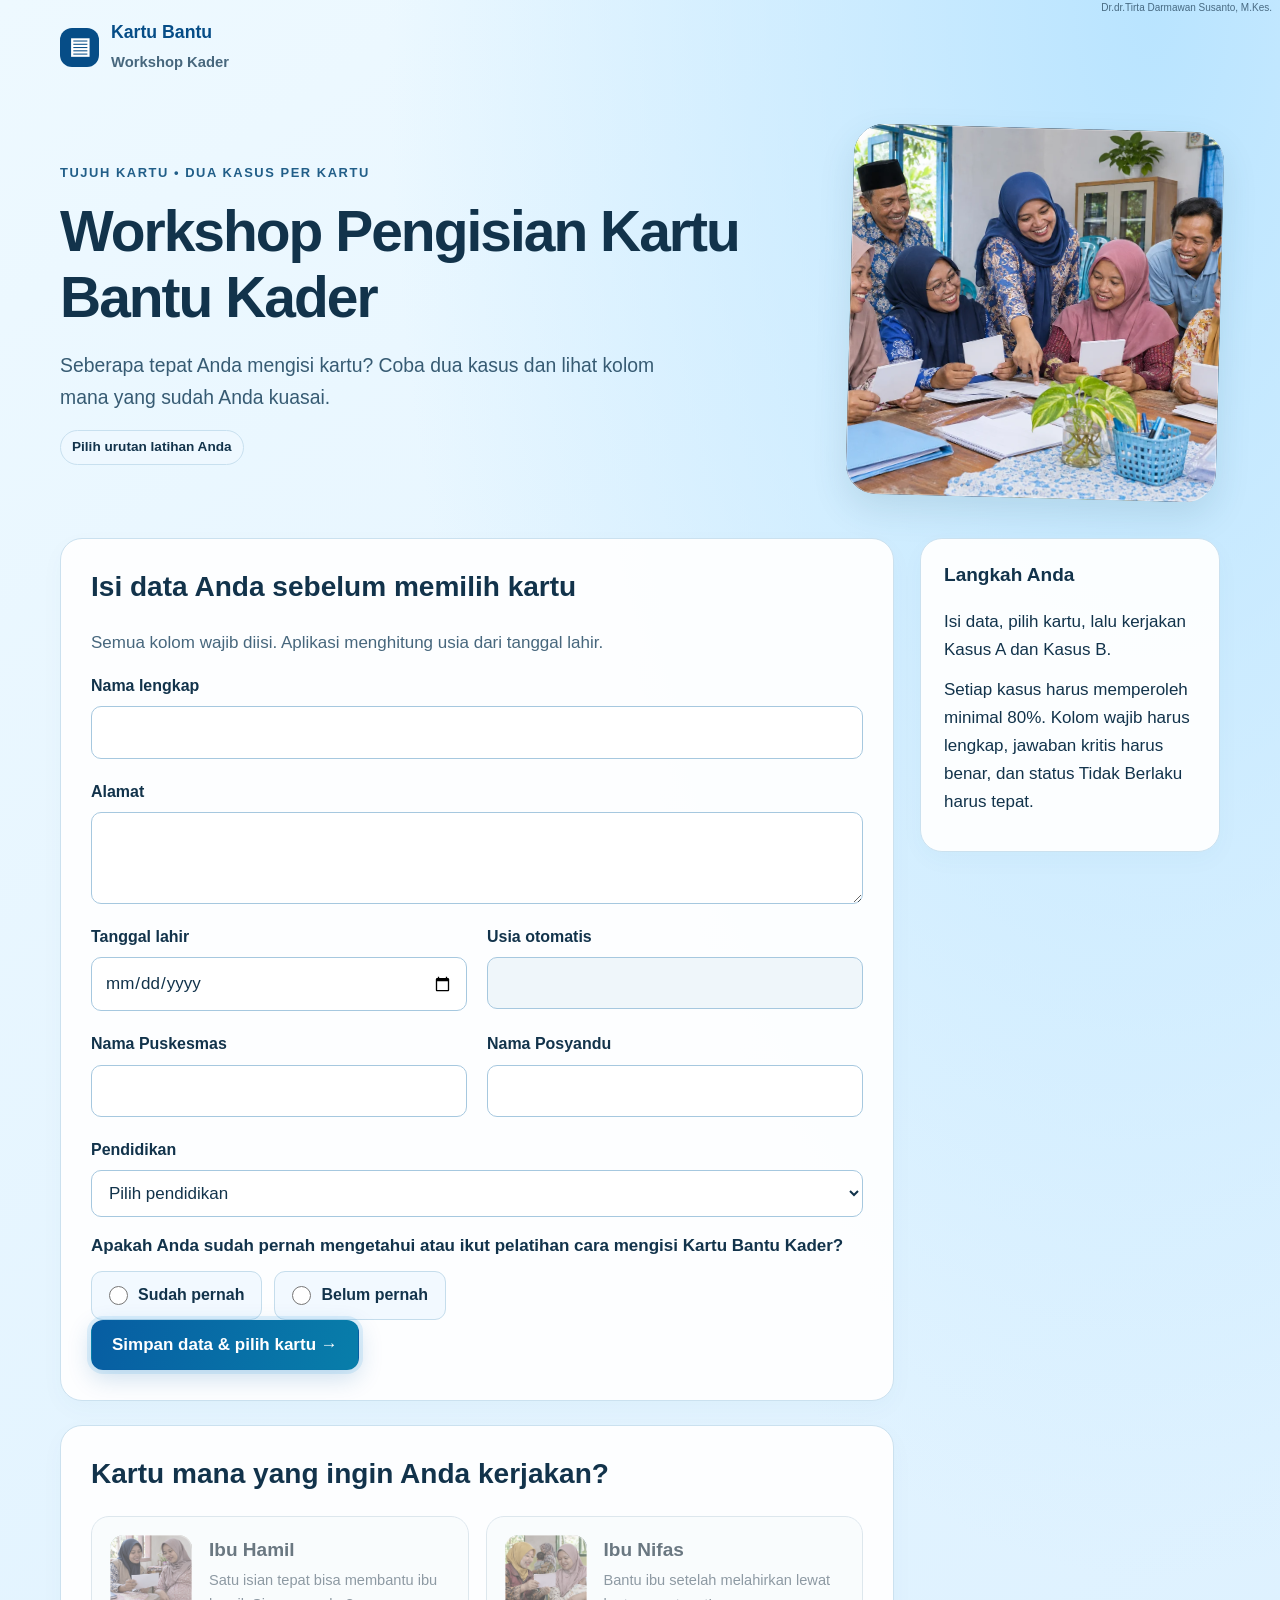
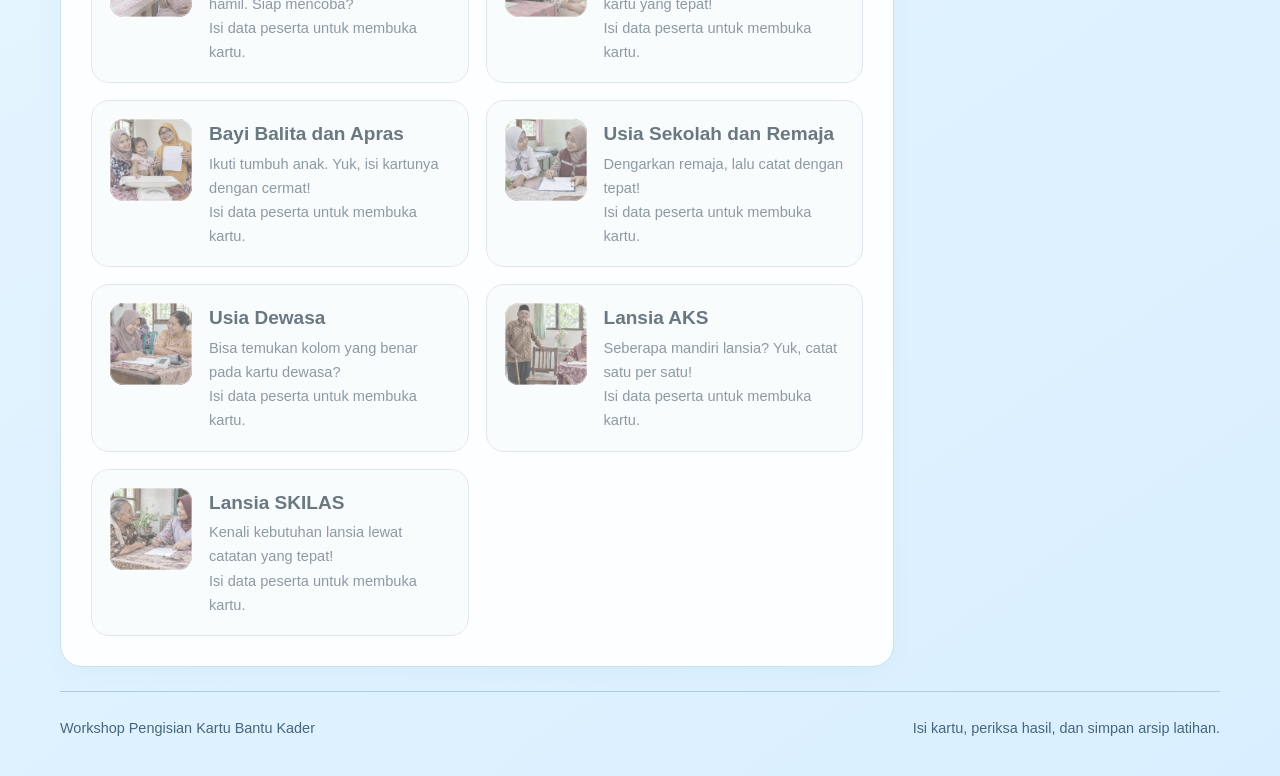
<file: index.html>
<!doctype html>
<html lang="id"><head><meta charset="utf-8"><meta name="viewport" content="width=device-width,initial-scale=1"><meta name="theme-color" content="#dff2ff"><title>Workshop Pengisian Kartu Bantu Kader</title><link rel="stylesheet" href="assets/style.css"><link rel="stylesheet" href="assets/workshop.css"><script defer src="assets/vendor/jszip.min.js"></script><script defer src="assets/content.js"></script><script defer src="assets/workshop-rubric.js"></script><script defer src="assets/workshop-core.js"></script><script defer src="assets/workshop-files.js"></script><script defer src="assets/workshop-store.js"></script><script defer src="assets/workshop-app.js"></script></head><body data-module="index"><div id="app"><div class="wrap"><section class="panel" style="margin-top:50px"><h1>Membuka Workshop…</h1><p>Tunggu sebentar.</p></section></div></div><noscript>Aktifkan JavaScript pada peramban untuk membuka Workshop.</noscript></body></html>
</file>
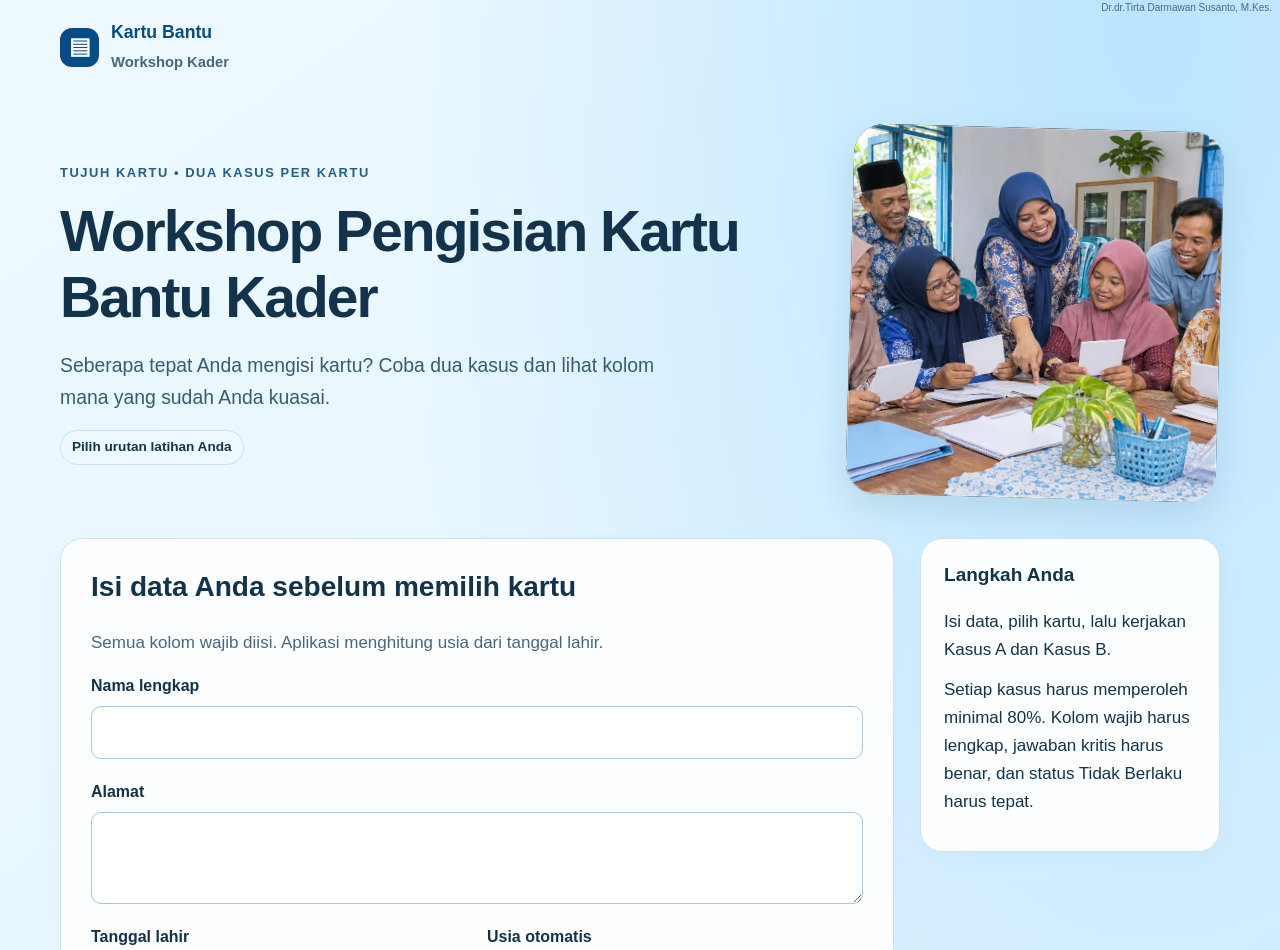
<file: m01-ibu-hamil.html>
<!doctype html>
<html lang="id"><head><meta charset="utf-8"><meta name="viewport" content="width=device-width,initial-scale=1"><meta name="theme-color" content="#dff2ff"><title>Workshop Pengisian Kartu Bantu Kader</title><link rel="stylesheet" href="assets/style.css"><link rel="stylesheet" href="assets/workshop.css"><script defer src="assets/vendor/jszip.min.js"></script><script defer src="assets/content.js"></script><script defer src="assets/workshop-rubric.js"></script><script defer src="assets/workshop-core.js"></script><script defer src="assets/workshop-files.js"></script><script defer src="assets/workshop-store.js"></script><script defer src="assets/workshop-app.js"></script></head><body data-module="M01"><div id="app"><div class="wrap"><section class="panel" style="margin-top:50px"><h1>Membuka Workshop…</h1><p>Tunggu sebentar.</p></section></div></div><noscript>Aktifkan JavaScript pada peramban untuk membuka Workshop.</noscript></body></html>
</file>
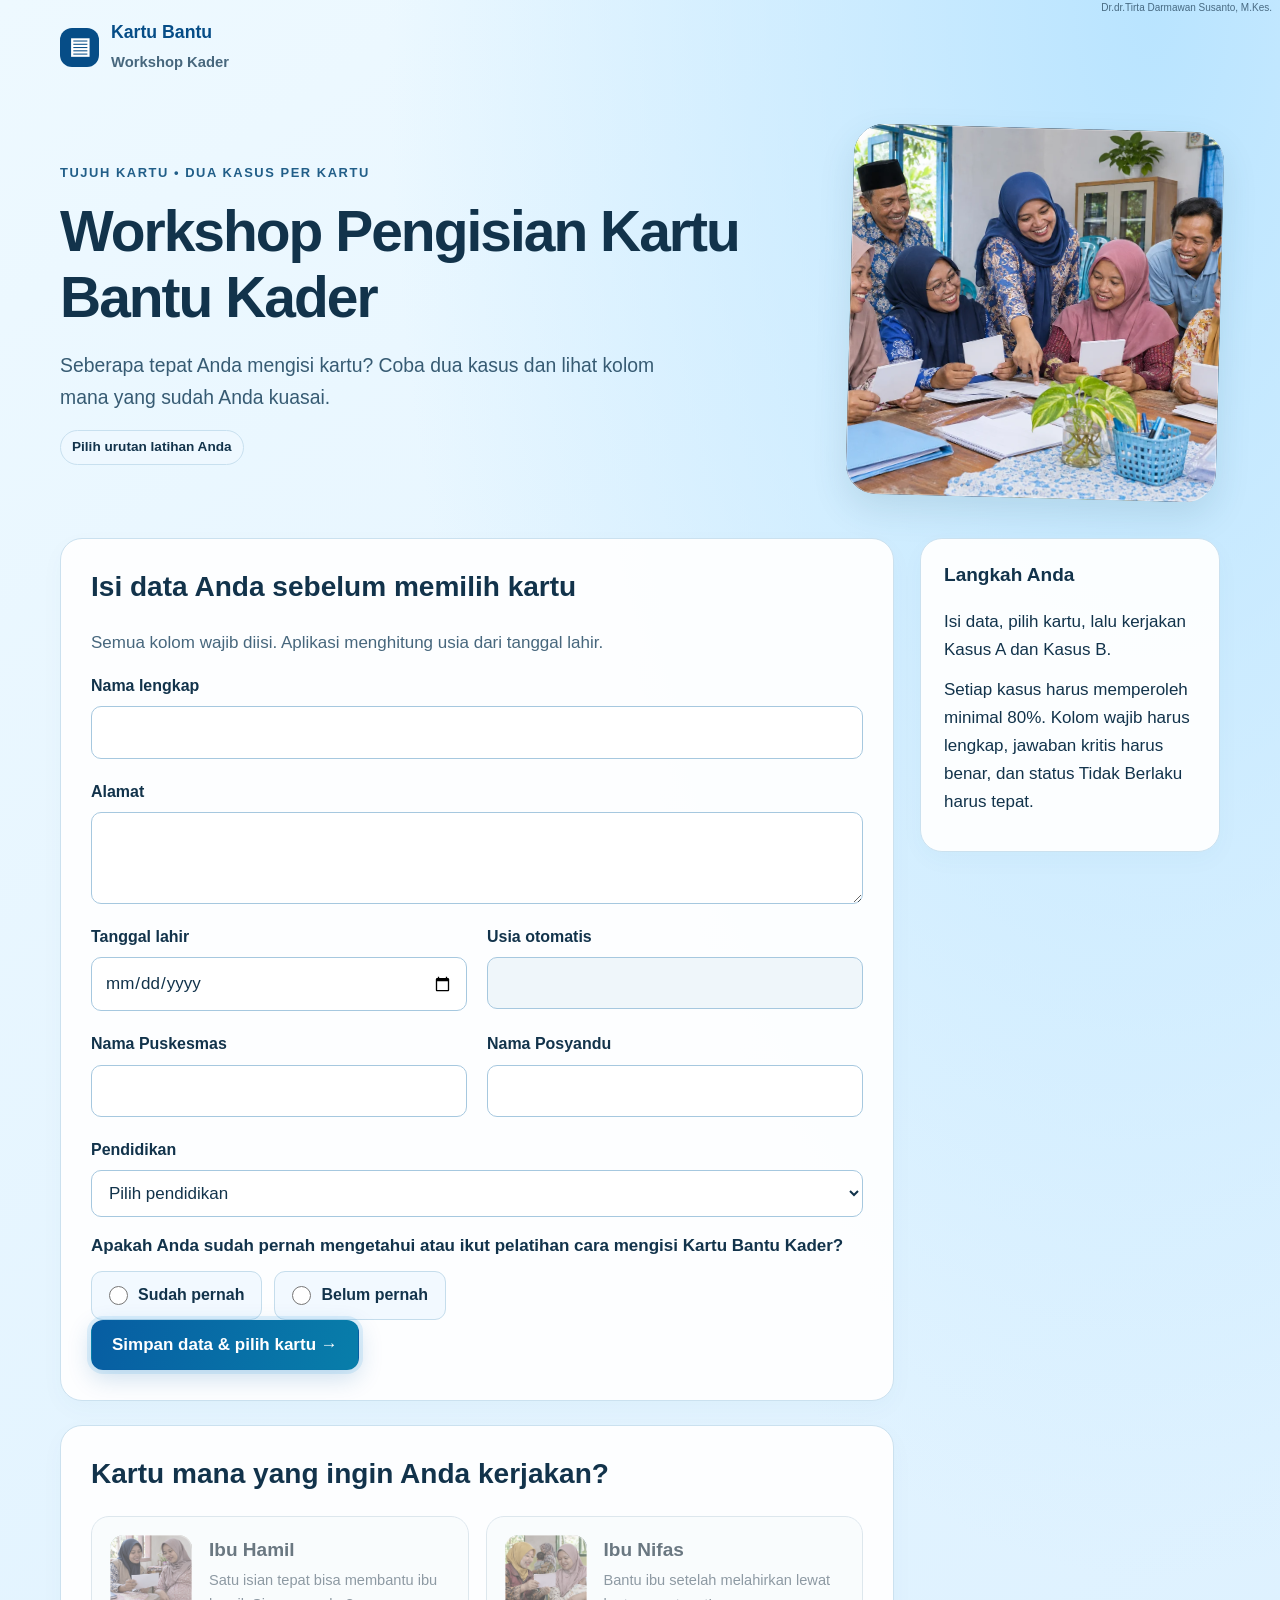
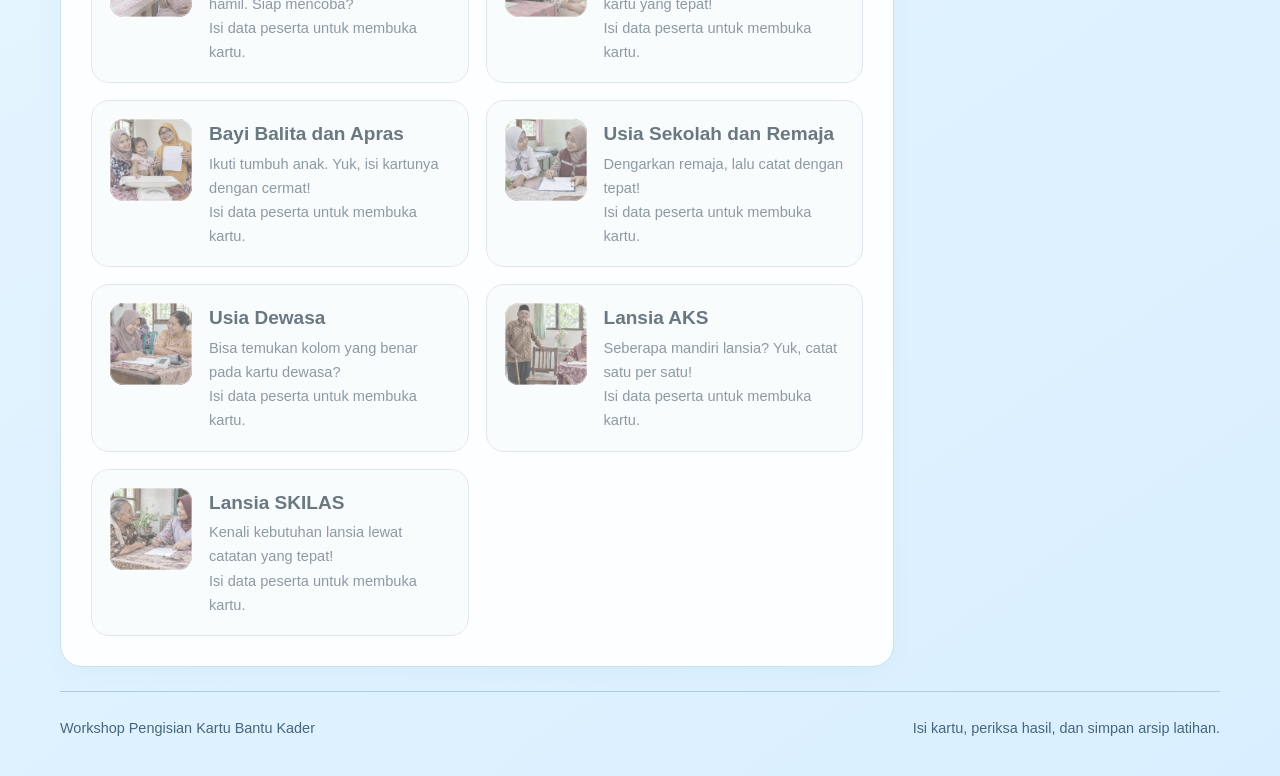
<file: m02-ibu-nifas.html>
<!doctype html>
<html lang="id"><head><meta charset="utf-8"><meta name="viewport" content="width=device-width,initial-scale=1"><meta name="theme-color" content="#dff2ff"><title>Workshop Pengisian Kartu Bantu Kader</title><link rel="stylesheet" href="assets/style.css"><link rel="stylesheet" href="assets/workshop.css"><script defer src="assets/vendor/jszip.min.js"></script><script defer src="assets/content.js"></script><script defer src="assets/workshop-rubric.js"></script><script defer src="assets/workshop-core.js"></script><script defer src="assets/workshop-files.js"></script><script defer src="assets/workshop-store.js"></script><script defer src="assets/workshop-app.js"></script></head><body data-module="M02"><div id="app"><div class="wrap"><section class="panel" style="margin-top:50px"><h1>Membuka Workshop…</h1><p>Tunggu sebentar.</p></section></div></div><noscript>Aktifkan JavaScript pada peramban untuk membuka Workshop.</noscript></body></html>
</file>
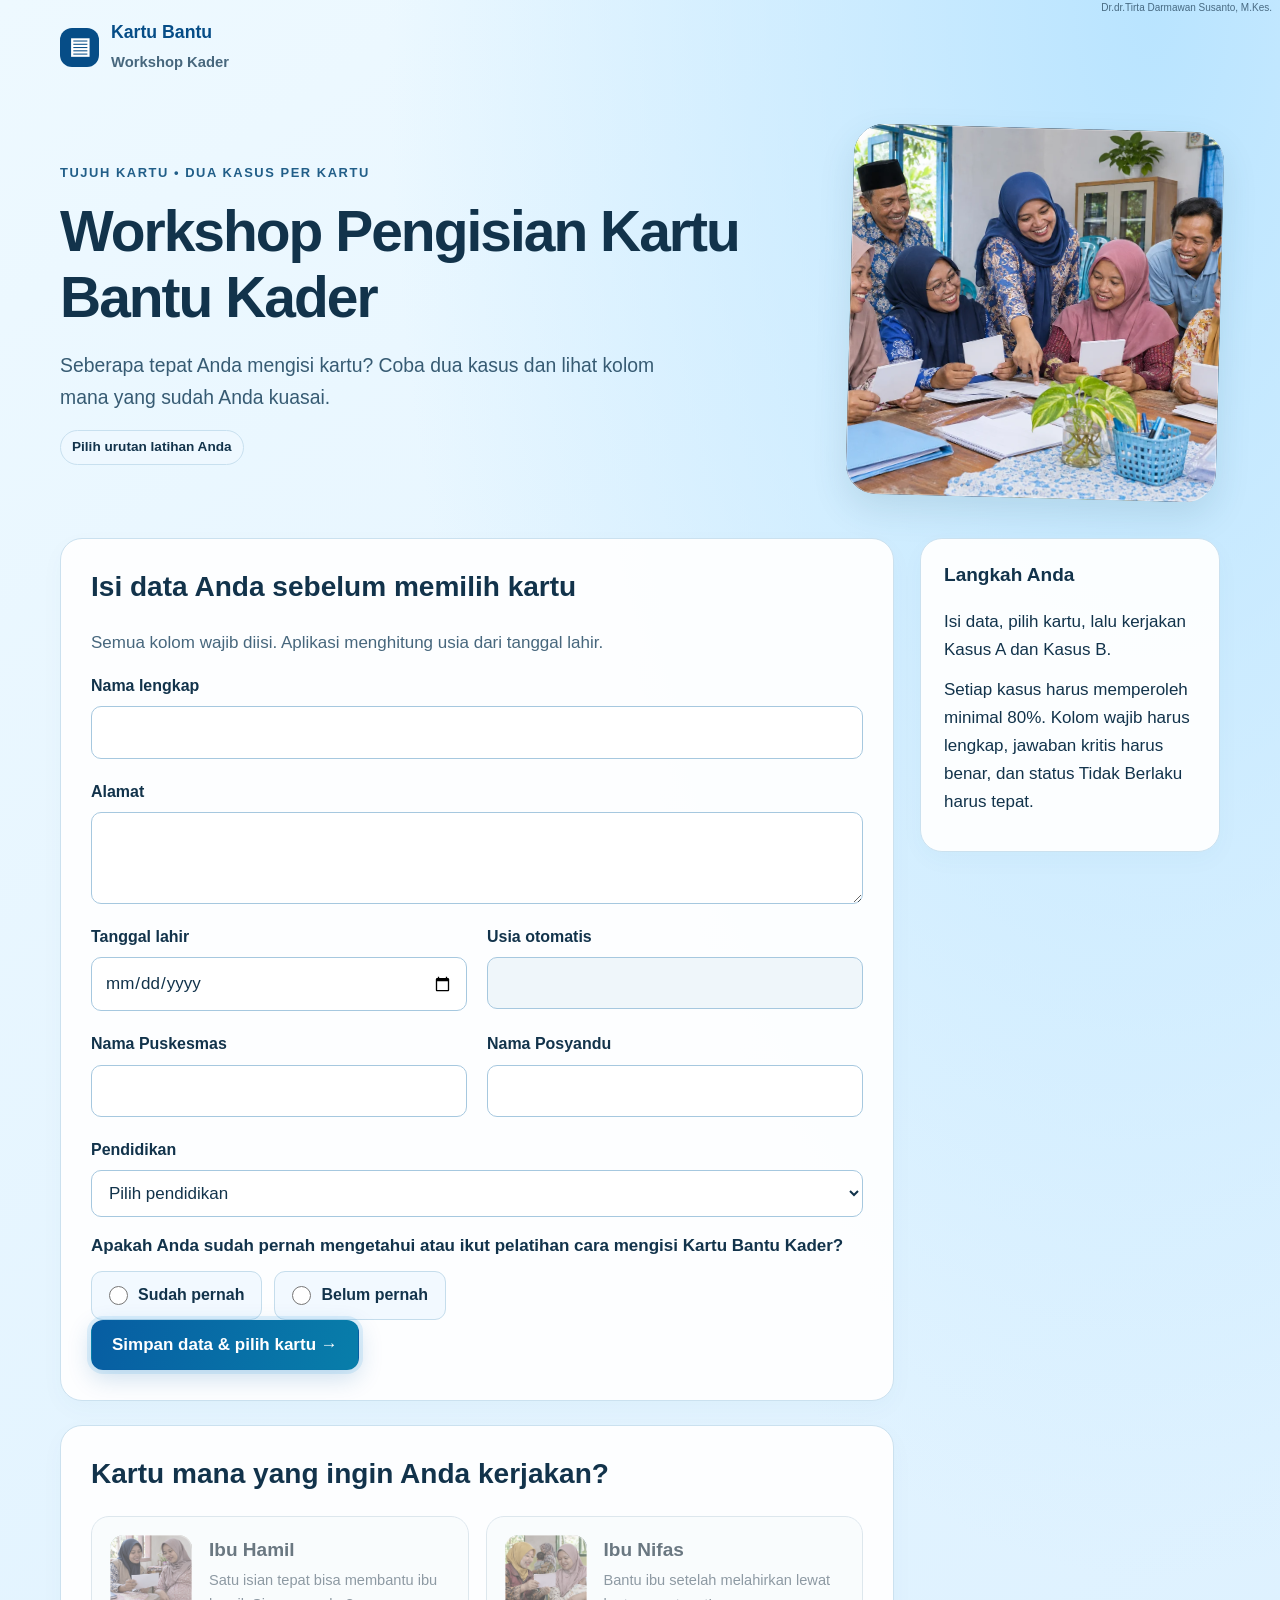
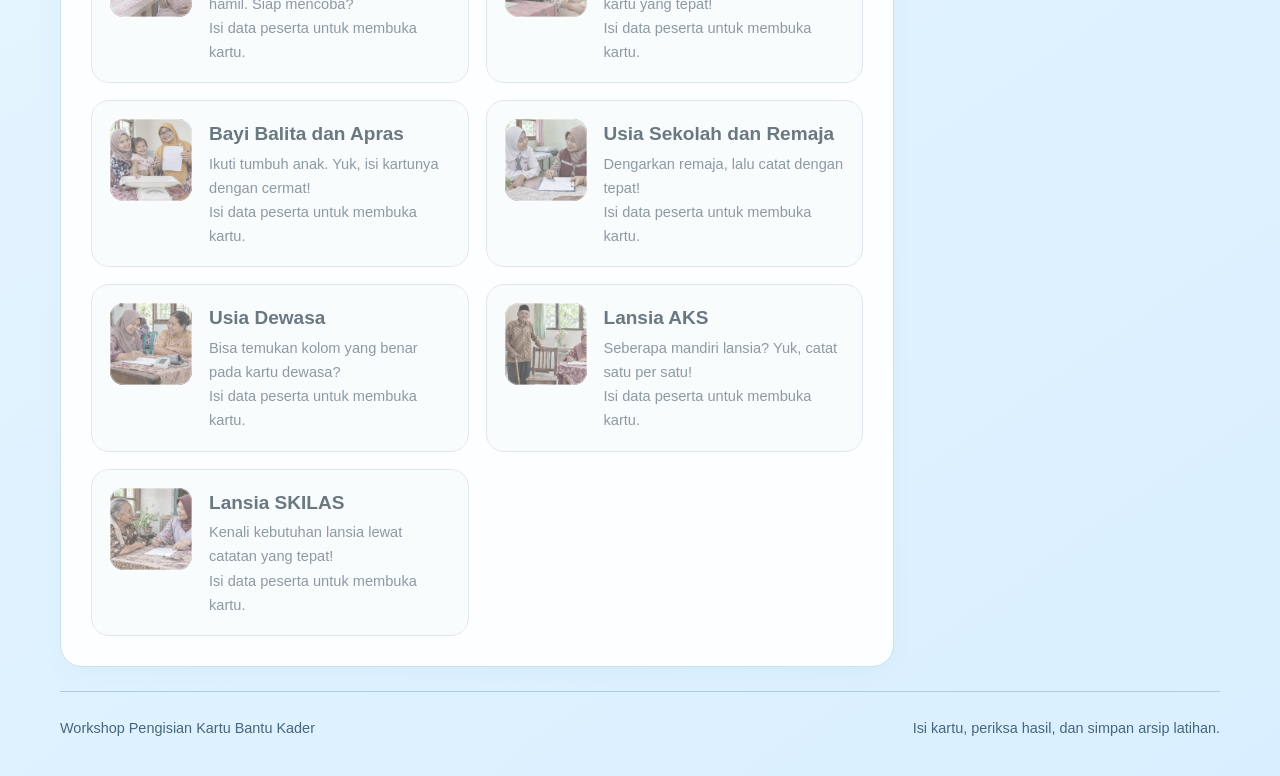
<file: m03-bayi-balita.html>
<!doctype html>
<html lang="id"><head><meta charset="utf-8"><meta name="viewport" content="width=device-width,initial-scale=1"><meta name="theme-color" content="#dff2ff"><title>Workshop Pengisian Kartu Bantu Kader</title><link rel="stylesheet" href="assets/style.css"><link rel="stylesheet" href="assets/workshop.css"><script defer src="assets/vendor/jszip.min.js"></script><script defer src="assets/content.js"></script><script defer src="assets/workshop-rubric.js"></script><script defer src="assets/workshop-core.js"></script><script defer src="assets/workshop-files.js"></script><script defer src="assets/workshop-store.js"></script><script defer src="assets/workshop-app.js"></script></head><body data-module="M03"><div id="app"><div class="wrap"><section class="panel" style="margin-top:50px"><h1>Membuka Workshop…</h1><p>Tunggu sebentar.</p></section></div></div><noscript>Aktifkan JavaScript pada peramban untuk membuka Workshop.</noscript></body></html>
</file>
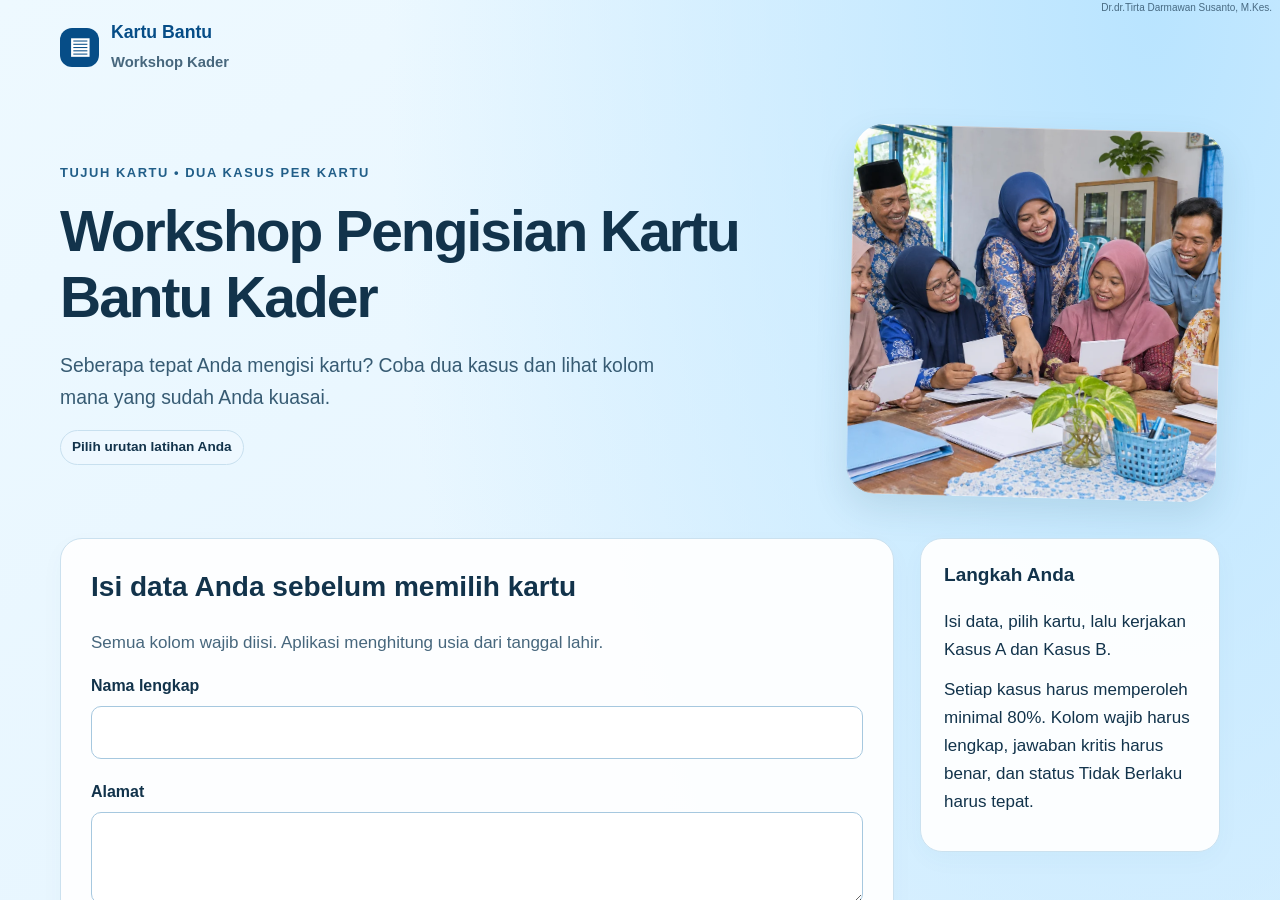
<file: m04-remaja.html>
<!doctype html>
<html lang="id"><head><meta charset="utf-8"><meta name="viewport" content="width=device-width,initial-scale=1"><meta name="theme-color" content="#dff2ff"><title>Workshop Pengisian Kartu Bantu Kader</title><link rel="stylesheet" href="assets/style.css"><link rel="stylesheet" href="assets/workshop.css"><script defer src="assets/vendor/jszip.min.js"></script><script defer src="assets/content.js"></script><script defer src="assets/workshop-rubric.js"></script><script defer src="assets/workshop-core.js"></script><script defer src="assets/workshop-files.js"></script><script defer src="assets/workshop-store.js"></script><script defer src="assets/workshop-app.js"></script></head><body data-module="M04"><div id="app"><div class="wrap"><section class="panel" style="margin-top:50px"><h1>Membuka Workshop…</h1><p>Tunggu sebentar.</p></section></div></div><noscript>Aktifkan JavaScript pada peramban untuk membuka Workshop.</noscript></body></html>
</file>
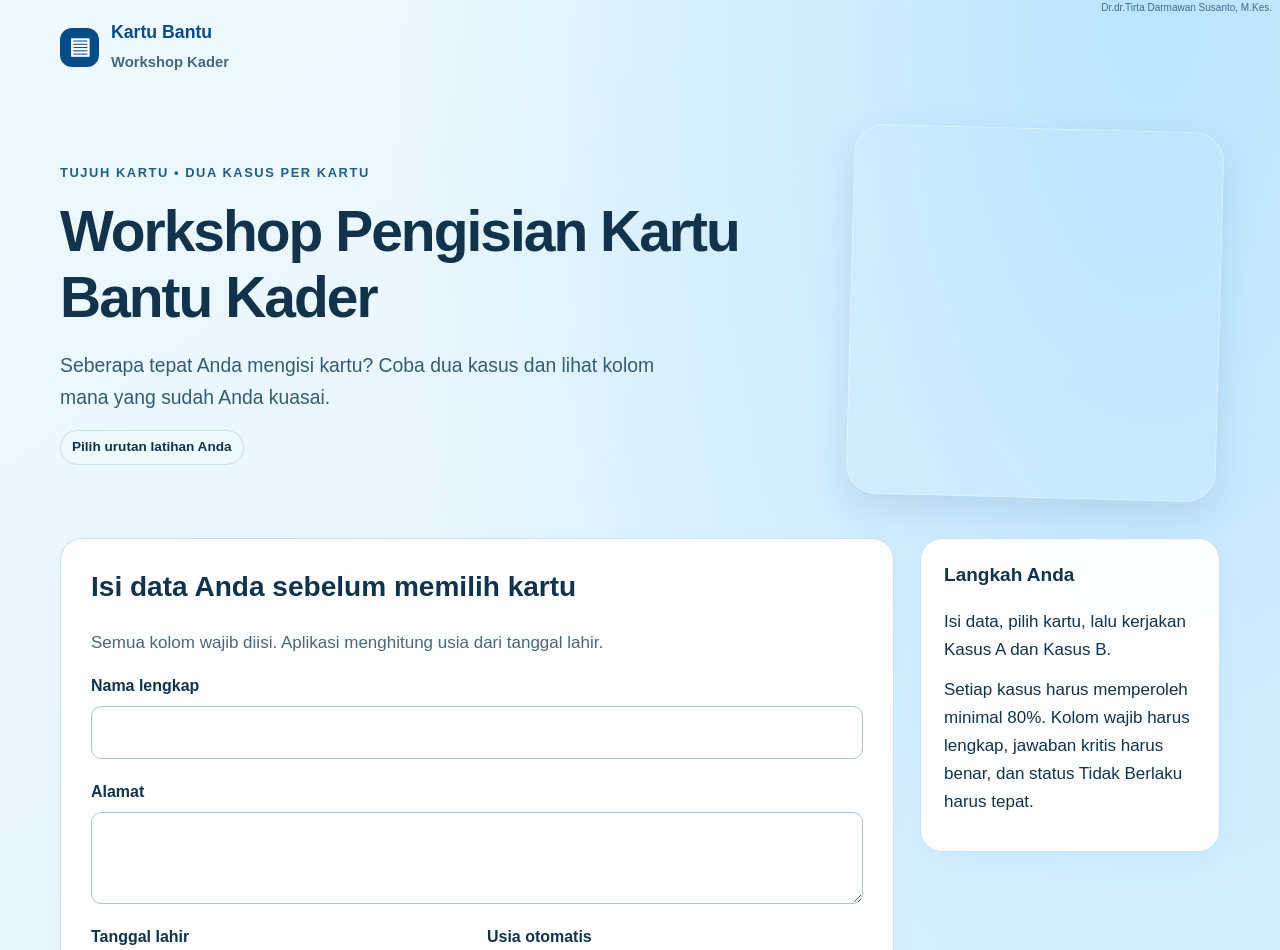
<file: m05-dewasa.html>
<!doctype html>
<html lang="id"><head><meta charset="utf-8"><meta name="viewport" content="width=device-width,initial-scale=1"><meta name="theme-color" content="#dff2ff"><title>Workshop Pengisian Kartu Bantu Kader</title><link rel="stylesheet" href="assets/style.css"><link rel="stylesheet" href="assets/workshop.css"><script defer src="assets/vendor/jszip.min.js"></script><script defer src="assets/content.js"></script><script defer src="assets/workshop-rubric.js"></script><script defer src="assets/workshop-core.js"></script><script defer src="assets/workshop-files.js"></script><script defer src="assets/workshop-store.js"></script><script defer src="assets/workshop-app.js"></script></head><body data-module="M05"><div id="app"><div class="wrap"><section class="panel" style="margin-top:50px"><h1>Membuka Workshop…</h1><p>Tunggu sebentar.</p></section></div></div><noscript>Aktifkan JavaScript pada peramban untuk membuka Workshop.</noscript></body></html>
</file>
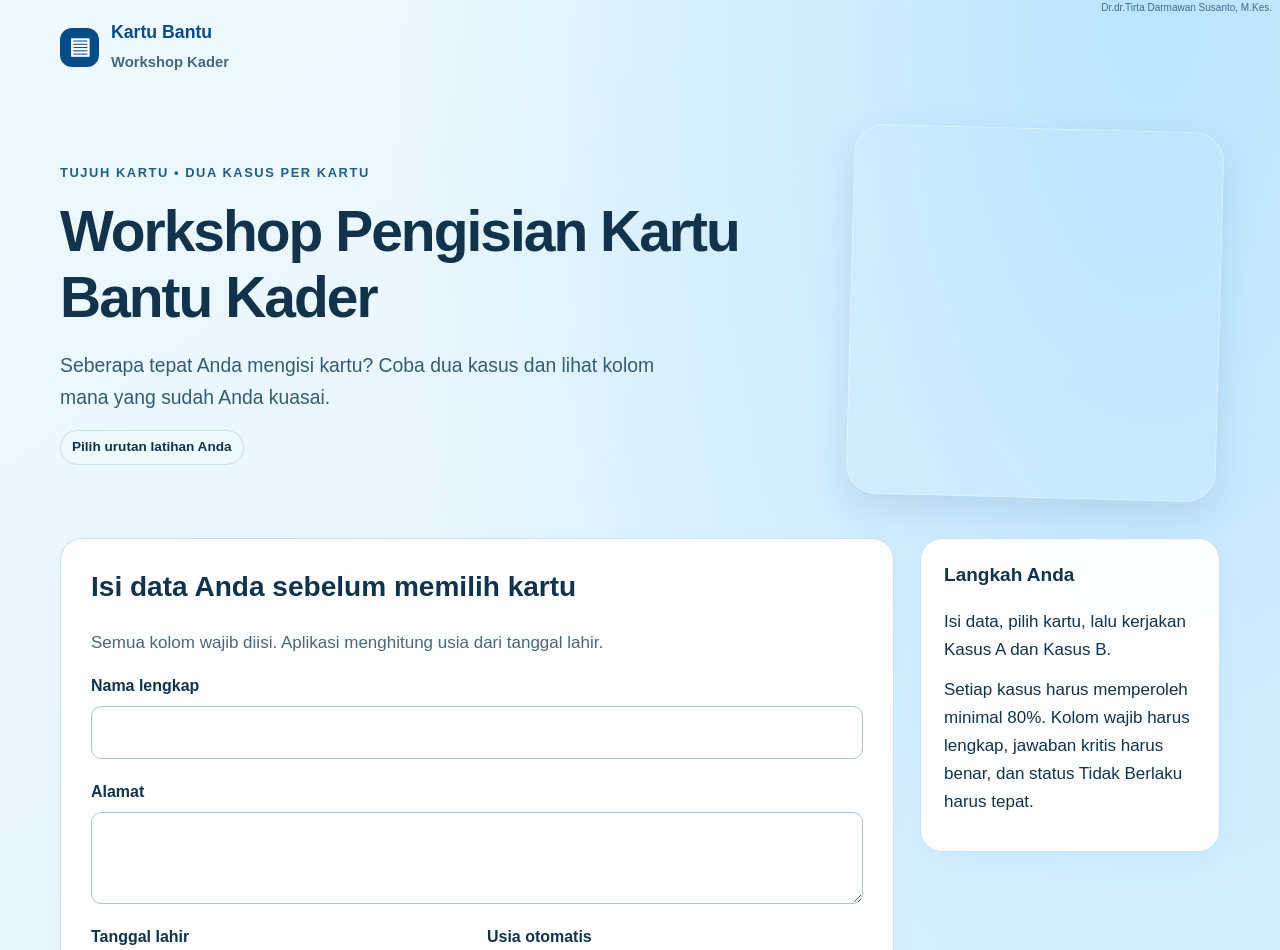
<file: m06-lansia-aks.html>
<!doctype html>
<html lang="id"><head><meta charset="utf-8"><meta name="viewport" content="width=device-width,initial-scale=1"><meta name="theme-color" content="#dff2ff"><title>Workshop Pengisian Kartu Bantu Kader</title><link rel="stylesheet" href="assets/style.css"><link rel="stylesheet" href="assets/workshop.css"><script defer src="assets/vendor/jszip.min.js"></script><script defer src="assets/content.js"></script><script defer src="assets/workshop-rubric.js"></script><script defer src="assets/workshop-core.js"></script><script defer src="assets/workshop-files.js"></script><script defer src="assets/workshop-store.js"></script><script defer src="assets/workshop-app.js"></script></head><body data-module="M06"><div id="app"><div class="wrap"><section class="panel" style="margin-top:50px"><h1>Membuka Workshop…</h1><p>Tunggu sebentar.</p></section></div></div><noscript>Aktifkan JavaScript pada peramban untuk membuka Workshop.</noscript></body></html>
</file>
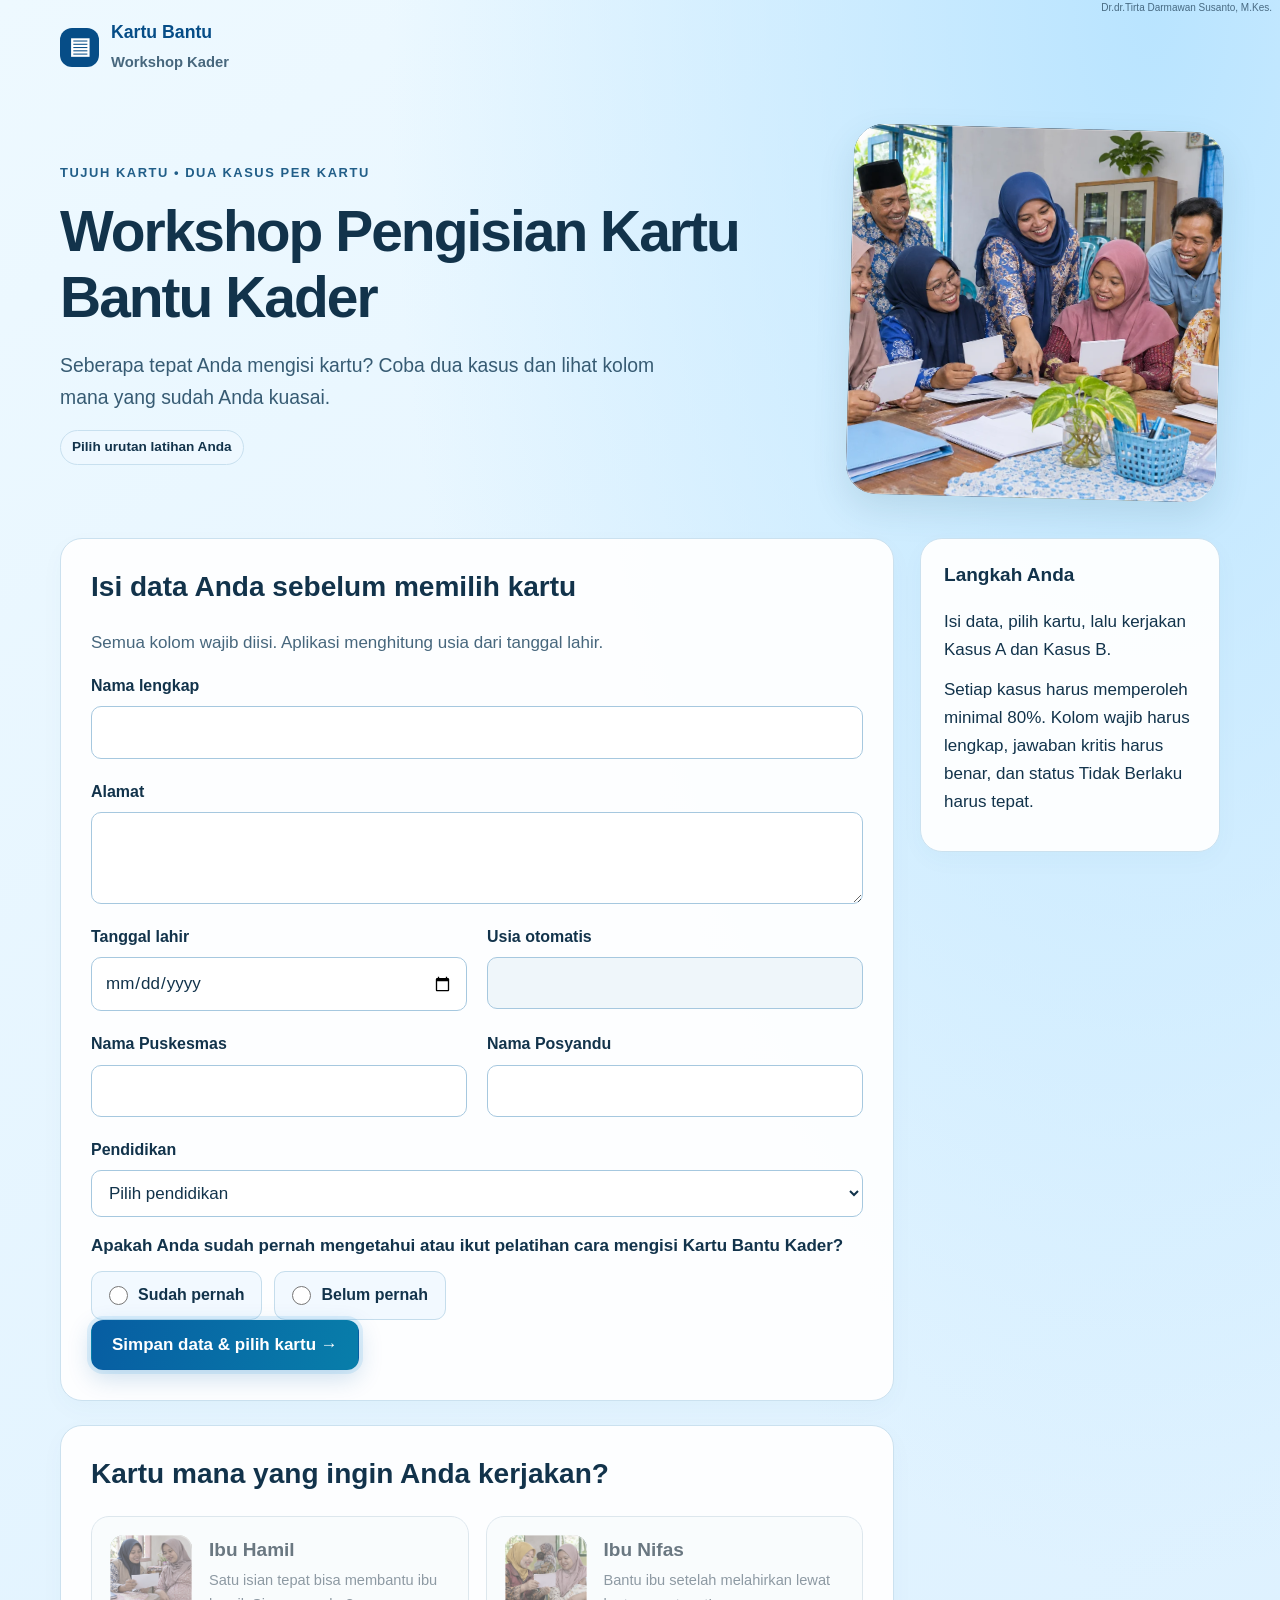
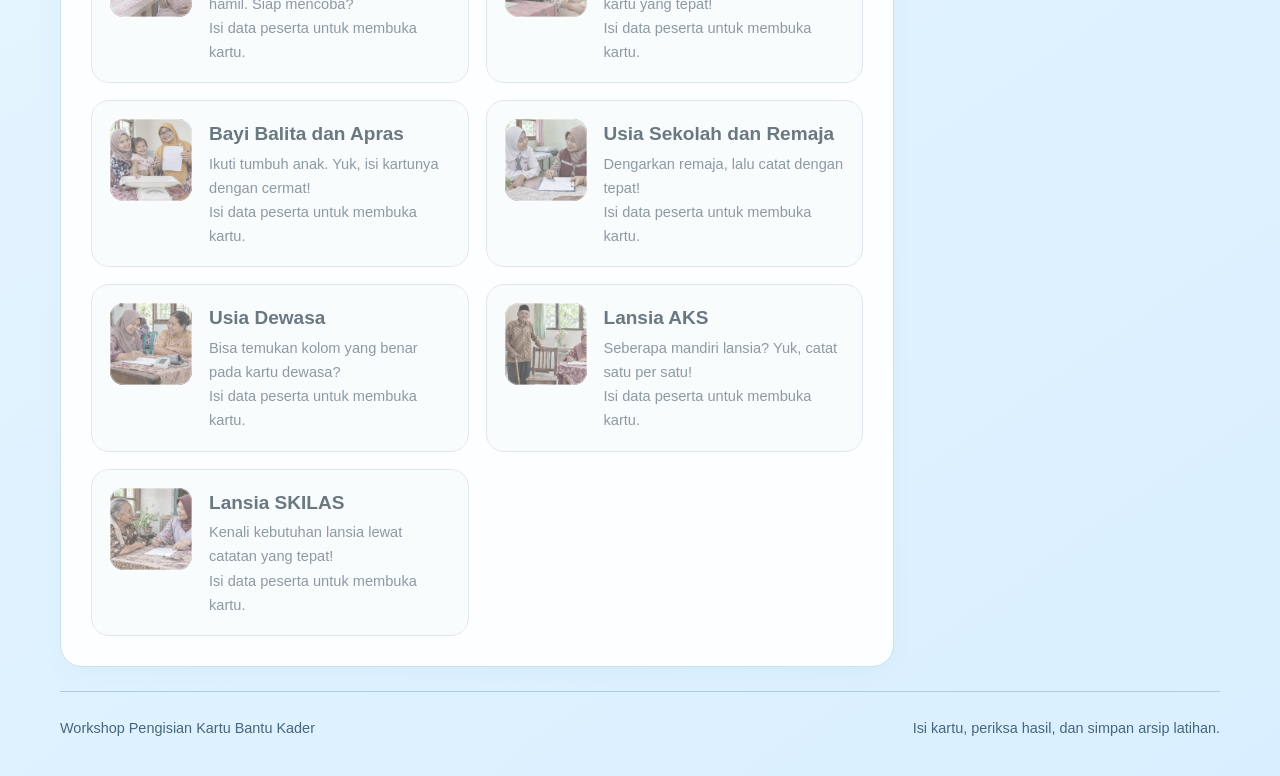
<file: m07-lansia-skilas.html>
<!doctype html>
<html lang="id"><head><meta charset="utf-8"><meta name="viewport" content="width=device-width,initial-scale=1"><meta name="theme-color" content="#dff2ff"><title>Workshop Pengisian Kartu Bantu Kader</title><link rel="stylesheet" href="assets/style.css"><link rel="stylesheet" href="assets/workshop.css"><script defer src="assets/vendor/jszip.min.js"></script><script defer src="assets/content.js"></script><script defer src="assets/workshop-rubric.js"></script><script defer src="assets/workshop-core.js"></script><script defer src="assets/workshop-files.js"></script><script defer src="assets/workshop-store.js"></script><script defer src="assets/workshop-app.js"></script></head><body data-module="M07"><div id="app"><div class="wrap"><section class="panel" style="margin-top:50px"><h1>Membuka Workshop…</h1><p>Tunggu sebentar.</p></section></div></div><noscript>Aktifkan JavaScript pada peramban untuk membuka Workshop.</noscript></body></html>
</file>
<file: assets/style.css>
:root{--ink:#12334b;--muted:#47677d;--blue:#0869b1;--deep:#064d87;--sky:#dff2ff;--line:#c8e0ef;--good:#11664f;--bad:#9e3030;--gold:#ffd57b;--radius:22px;color-scheme:light;font-family:Arial,Helvetica,sans-serif;font-size:17px}*{box-sizing:border-box}body{margin:0;color:var(--ink);background:radial-gradient(ellipse at 90% 0,#b9e4ff 0,transparent 47%),linear-gradient(145deg,#eef9ff,#d9efff);min-height:100vh;line-height:1.65}button,input,select,textarea{font:inherit}button,a,input,select,textarea{touch-action:manipulation}button,a{ -webkit-tap-highlight-color:transparent}a{color:var(--deep);text-underline-offset:4px}button{cursor:pointer}button:disabled{cursor:not-allowed;opacity:.58}button:focus-visible,a:focus-visible,input:focus-visible,select:focus-visible,textarea:focus-visible{outline:3px solid #b85c00;outline-offset:4px}h1,h2,h3,p{margin-top:0}h1{font-size:clamp(2rem,4.5vw,3.35rem);line-height:1.16;letter-spacing:-.035em;margin-bottom:20px;max-width:850px}h2{font-size:1.65rem;line-height:1.3}h3{font-size:1.12rem;line-height:1.4}p{margin-bottom:16px}small,.small{font-size:.87rem}.muted{color:var(--muted)}.wrap{width:min(1160px,calc(100% - 40px));margin:auto}.topbar{display:flex;align-items:center;justify-content:space-between;gap:18px;padding:18px 0}.brand{font-weight:800;display:flex;align-items:center;gap:12px;text-decoration:none;font-size:1.04rem}.brand-mark{width:39px;height:39px;display:grid;place-items:center;background:var(--deep);color:white;border-radius:12px;font-size:23px}.top-actions{display:flex;align-items:center;gap:9px;flex-wrap:wrap;justify-content:flex-end}.btn{border:1px solid transparent;padding:12px 20px;border-radius:12px;background:var(--blue);color:white;font-weight:700;text-decoration:none;display:inline-flex;align-items:center;justify-content:center;gap:9px;line-height:1.45;min-height:48px;white-space:normal;text-align:center}.btn:hover{background:var(--deep)}.btn.secondary{background:white;border-color:var(--line);color:var(--deep)}.btn.secondary:hover{background:#edf7ff}.btn.ghost{background:transparent;color:var(--deep);border-color:#9fc9e4}.btn.danger{background:#fff0ef;color:#8b2424;border-color:#efc4bf}.btn.small{font-size:.85rem;padding:9px 12px;min-height:41px}.btn.glow{background:linear-gradient(110deg,#075da2,#087eaa);box-shadow:0 0 0 4px #219ade20,0 8px 25px #075da232;animation:glow 2.3s ease-in-out infinite}.btn.glow:hover{background:var(--deep)}@keyframes glow{50%{box-shadow:0 0 0 7px #219ade14,0 8px 32px #075da24d}}.tag{background:#eef8ff;border:1px solid var(--line);padding:5px 11px;border-radius:20px;font-size:.8rem;font-weight:700;display:inline-block}.hero{display:grid;grid-template-columns:1.35fr .75fr;gap:42px;align-items:center;padding:34px 0 40px}.eyebrow{text-transform:uppercase;letter-spacing:.12em;font-weight:700;font-size:.76rem;color:#215e88;margin-bottom:15px}.hero .lead{font-size:1.14rem;color:#375b73;max-width:640px}.photo{background-image:url('kader-atlas.png');background-size:400% 200%;aspect-ratio:1;border-radius:30px;box-shadow:0 15px 35px #1c526421;position:relative;overflow:hidden}.photo:after{content:'';position:absolute;inset:0;box-shadow:inset 0 0 0 1px #ffffff60;border-radius:inherit}.hero-photo{transform:rotate(1.5deg);max-width:370px;width:100%;justify-self:end}.content-grid{display:grid;grid-template-columns:minmax(0,1fr) 300px;gap:26px;align-items:start}.panel{background:#ffffffed;border:1px solid #cbe1ef;border-radius:var(--radius);padding:30px;box-shadow:0 8px 24px #17597d08;margin-bottom:24px}.panel.narrow{max-width:850px;margin-left:auto;margin-right:auto}.sidebar{position:sticky;top:20px}.sidebar .panel{padding:23px}.field-grid{display:grid;grid-template-columns:1fr 1fr;gap:20px}.field{display:flex;flex-direction:column;gap:7px}.field.full{grid-column:1/-1}label{font-weight:700;font-size:.94rem}input,select,textarea{width:100%;border:1px solid #a6c8df;border-radius:10px;background:#fff;color:var(--ink);padding:11px 13px;min-height:47px}input[readonly]{background:#eff6fa}textarea{resize:vertical;min-height:92px}fieldset{border:0;padding:0;margin:0 0 20px;min-width:0}legend{font-weight:700;line-height:1.55;padding:0 0 12px}.choices{display:flex;gap:12px;flex-wrap:wrap}.choice{display:flex;align-items:center;gap:10px;cursor:pointer;background:#f2f9ff;border:1px solid #c5ddec;padding:10px 17px;border-radius:11px;min-width:125px}.choice:has(input:checked){background:#dceeff;border-color:var(--blue);box-shadow:0 0 0 1px var(--blue)}.choice input{width:19px;height:19px;min-height:0;accent-color:var(--blue);margin:0}.choice span{font-weight:700}.form-error,.notice{border-radius:12px;padding:14px 17px;margin:15px 0;background:#fff3dc;border:1px solid #edca89;color:#70480c}.form-error{background:#fff0ee;border-color:#f1beb7;color:#8a2825}.notice.good{background:#eaf8f1;border-color:#b5dfcd;color:var(--good)}.actions{display:flex;gap:12px;align-items:center;flex-wrap:wrap;margin-top:23px}.module-grid{display:grid;grid-template-columns:repeat(2,minmax(0,1fr));gap:17px}.module-card{border:1px solid #c5ddec;border-radius:18px;background:#f7fbff;display:grid;grid-template-columns:82px 1fr;gap:17px;padding:18px;text-decoration:none;color:var(--ink);transition:transform .15s,box-shadow .15s}.module-card:hover{transform:translateY(-3px);box-shadow:0 10px 22px #14598618;background:white}.module-card .photo{width:82px;border-radius:14px;box-shadow:none}.module-card h3{margin:2px 0 4px}.module-card p{font-size:.86rem;color:var(--muted);margin:0}.module-card.locked{filter:grayscale(.4);opacity:.65}.module-card .tag{margin-top:10px;background:white}.steps{display:flex;list-style:none;gap:7px;padding:0;flex-wrap:wrap;margin:5px 0 26px}.step{border:1px solid #c2dbe9;background:#f0f7fb;border-radius:20px;font-size:.78rem;padding:6px 12px;color:#567081}.step.active{background:var(--deep);color:white;border-color:var(--deep);font-weight:700}.step.done{background:#e2f5ec;border-color:#b9dfce;color:#18664b}.timer{font-variant-numeric:tabular-nums;font-weight:800;font-size:1.4rem;letter-spacing:.03em;margin:6px 0}.metric-grid{display:grid;grid-template-columns:repeat(3,1fr);gap:12px;margin:20px 0}.metric{border-radius:14px;padding:14px;background:#edf6ff;border:1px solid #c7dfef}.metric strong{display:block;font-size:1.75rem;line-height:1.3}.metric.good{background:#e9f8f0;color:#126349}.metric.bad{background:#fff0ed;color:#922c25}.metric.blank{background:#fff6dd;color:#7c5414}.review-item{border:1px solid #d0e1eb;border-left:4px solid var(--bad);border-radius:10px;padding:15px 17px;margin:13px 0;background:white;overflow-wrap:anywhere}.review-item.correct{border-left-color:var(--good)}.review-item.blank{border-left-color:#c88a21}.review-item p{margin-bottom:8px}.review-item p:last-child{margin-bottom:0}.lesson-list{padding-left:22px;margin:12px 0 20px}.lesson-list li{margin-bottom:9px}.example{background:#ecf7ff;padding:20px;border-radius:14px;border:1px solid #c6e2f4;margin:20px 0}.lesson-nav{display:flex;align-items:center;justify-content:space-between;gap:12px;border-top:1px solid var(--line);padding-top:20px;margin-top:25px}.case-text{white-space:pre-wrap;background:#f2f9ff;border:1px solid #c7dfed;padding:23px;border-radius:14px;overflow-wrap:anywhere}.case-questions li{margin:12px 0}.upload-zone{border:2px dashed #6ca8cf;border-radius:17px;padding:22px;background:#f0f9ff;margin-top:22px}.upload-zone input{background:white}.file-name{overflow-wrap:anywhere;font-weight:700}.certificate{border:2px solid #8ab7d5;border-radius:17px;padding:30px;text-align:center;background:linear-gradient(135deg,#fff,#eef9ff)}.certificate h2{font-size:1.8rem}.certificate .person{font-size:1.6rem;font-weight:800;overflow-wrap:anywhere}.certificate .signers{display:grid;grid-template-columns:1fr 1fr;gap:25px;margin-top:35px;font-size:.86rem;line-height:1.5}.certificate .signers p{margin-bottom:5px}.pause-cover{position:fixed;inset:0;background:#083652e6;z-index:50;display:flex;align-items:center;justify-content:center;padding:20px}.pause-card{background:white;border-radius:24px;padding:36px;width:min(530px,100%);text-align:center;box-shadow:0 20px 80px #001a2b66}.pause-card h2{font-size:2rem}.pause-icon{width:68px;height:68px;background:#e5f4ff;border-radius:20px;display:grid;place-items:center;margin:0 auto 22px;font-size:30px}.bottom-bar{display:flex;justify-content:space-between;gap:15px;flex-wrap:wrap;padding:25px 0 35px;border-top:1px solid #abcde4;color:var(--muted);font-size:.85rem}.status{font-size:.86rem;color:var(--muted)}.busy{pointer-events:none;opacity:.6}.sr-only{position:absolute;width:1px;height:1px;padding:0;margin:-1px;overflow:hidden;clip:rect(0,0,0,0);white-space:nowrap;border:0}dialog{border:1px solid #a5c7de;border-radius:20px;padding:28px;max-width:min(520px,calc(100% - 32px));color:var(--ink)}dialog::backdrop{background:#083652aa}.source-link{font-size:.85rem;margin-top:20px}.sticky-feedback{position:fixed;bottom:20px;left:50%;transform:translateX(-50%);background:#0c405e;color:#fff;border-radius:13px;padding:12px 20px;max-width:calc(100% - 30px);z-index:60;box-shadow:0 5px 25px #06263744;overflow-wrap:anywhere}.divider{height:1px;background:var(--line);margin:24px 0}.help-list{padding-left:22px}.help-list li{margin:12px 0}progress{width:100%;height:12px;accent-color:var(--blue)}.attempt-badge{display:inline-block;font-size:.82rem;background:#eff5fa;border:1px solid #ccdeeb;padding:4px 11px;border-radius:20px}.table-scroll{overflow-x:auto}table{border-collapse:collapse;width:100%;font-size:.9rem}th,td{padding:10px 12px;border:1px solid var(--line);text-align:left;vertical-align:top}th{background:#eaf5ff}.wa-box{background:#effaf3;border:1px solid #c0dec9;border-radius:15px;padding:20px;margin-top:22px}.wa-box .btn{background:#166746}.wa-box textarea{font-size:.86rem;min-height:180px}.preview-image{display:block;max-width:100%;height:auto;border:1px solid #bcd6e5;margin:18px auto}.link-button{background:none;border:0;color:var(--deep);text-decoration:underline;padding:0;font:inherit}.hidden,[hidden]{display:none!important}@media(max-width:900px){.content-grid{grid-template-columns:1fr}.sidebar{position:static;order:-1}.sidebar .panel{display:flex;gap:20px;align-items:center;justify-content:space-between;padding:17px}.sidebar .panel>div{min-width:0}.sidebar .panel h3{margin-bottom:2px}.sidebar .panel .timer{margin:0}.sidebar .panel p{margin:0}.hero{gap:25px;grid-template-columns:1.2fr .7fr}.hero-photo{border-radius:23px}}@media(max-width:640px){:root{font-size:16px}.wrap{width:calc(100% - 28px)}.topbar{align-items:flex-start;flex-direction:column;gap:12px;padding:15px 0}.top-actions{justify-content:flex-start;width:100%}.top-actions .btn{flex:1}.hero{grid-template-columns:1fr;padding:18px 0 25px;gap:18px}.hero-photo{width:100%;max-width:240px;justify-self:center;transform:rotate(.8deg)}.hero .lead{font-size:1.04rem}.hero h1{margin-bottom:13px}.panel{padding:22px 18px;border-radius:18px}.field-grid,.module-grid{grid-template-columns:1fr}.metric-grid{gap:6px}.metric{padding:11px 8px}.metric strong{font-size:1.4rem}.metric span{font-size:.76rem}.module-card{grid-template-columns:65px 1fr;gap:13px;padding:15px}.module-card .photo{width:65px}.steps{gap:5px}.step{font-size:.73rem;padding:5px 9px}.certificate{padding:22px 16px}.certificate .signers{grid-template-columns:1fr;gap:20px}.case-text{padding:17px}.sidebar .panel{flex-wrap:wrap;gap:10px}.actions>.btn{flex:1;min-width:135px}.pause-card{padding:27px 22px}.bottom-bar{padding-bottom:25px}.lesson-nav{flex-wrap:wrap}.lesson-nav .btn{flex:1}.btn{padding:12px 16px}.photo{background-size:400% 200%}}@media(prefers-reduced-motion:reduce){*,*:before,*:after{animation:none!important;transition:none!important;scroll-behavior:auto!important}}@media print{.topbar,.top-actions,.sidebar,.bottom-bar,.actions,.steps,.hero-photo,.pause-cover{display:none!important}body{background:white}.wrap{width:100%}.panel{box-shadow:none;border:0;padding:0}.hero{display:block}.content-grid{display:block}}

.content-grid>*,.field-grid>*,.module-card>*{min-width:0}.notice,.sidebar,.certificate{overflow-wrap:anywhere}

.upload-preview{margin-top:22px}.upload-preview summary{font-weight:700;cursor:pointer;margin-bottom:14px}.upload-preview table{table-layout:fixed}.upload-preview th,.upload-preview td{overflow-wrap:anywhere}.upload-preview tbody th{background:#f6fbff;font-weight:400}

.certificate-pages,.revisit details{margin:24px 0}.certificate-pages summary,.revisit summary{font-weight:700;cursor:pointer;padding:12px 0}.certificate-pages figure{margin:18px 0 24px}.certificate-pages figcaption{font-weight:700}.certificate-pages .preview-image{width:100%;height:auto}.review-lesson{padding:22px 0;border-bottom:1px solid var(--line)}.reaction{margin-top:28px;padding-top:24px;border-top:1px solid var(--line)}.reaction .field{margin-bottom:20px}

body::before{content:"Dr.dr.Tirta Darmawan Susanto,MKes";position:absolute;top:2px;right:8px;z-index:70;pointer-events:none;user-select:none;white-space:nowrap;font:10px/12px Arial,Helvetica,sans-serif;color:#34556d;opacity:.85}
</file>
<file: assets/workshop.css>
body::before{content:"Dr.dr.Tirta Darmawan Susanto, M.Kes."}
.workshop-photo img{width:100%;height:100%;object-fit:cover;position:absolute;inset:0}
.workshop-photo img[hidden]{display:none}
.workshop-hero h1{overflow-wrap:anywhere}
.workshop-hint{margin:16px 0 0}
.lane-tabs{display:grid;grid-template-columns:repeat(2,minmax(0,1fr));gap:12px;margin:16px 0}
.lane-tabs .btn{display:flex;flex-direction:column;gap:1px}
.lane-tabs .btn span{font-size:.78rem;font-weight:400}
.workshop-list{padding-left:22px}
.workshop-list li{margin:10px 0}
.workshop-panel{overflow-wrap:anywhere}
.workshop-panel summary{cursor:pointer;font-weight:700;color:var(--deep);margin:10px 0}
.workshop-guided{margin:20px 0}
.workshop-guided h3{margin:18px 0 6px}
.workshop-metrics{grid-template-columns:repeat(auto-fit,minmax(85px,1fr))}
.workshop-result{margin-top:22px}
.workshop-result dl{display:grid;grid-template-columns:minmax(0,1fr) minmax(0,1fr);gap:4px 14px;margin:10px 0}
.workshop-result dt{font-weight:700}.workshop-result dd{margin:0}
.workshop-result .report-actions{margin-bottom:18px}
.workshop-history details{margin:12px 0;padding:12px 14px;background:#f5fbff;border:1px solid var(--line);border-radius:12px}
.workshop-history details summary{margin:0}
.workshop-preview{margin-top:24px}
.workshop-preview figure{margin:18px 0}
.workshop-preview figcaption{font-weight:700}
.workshop-preview img{width:100%}
.workshop-side .panel{display:block}
.workshop-side .panel p{margin:12px 0}
#workshop-errors:empty,#workshop-status:empty{display:none}
#workshop-errors,#workshop-status{overflow-wrap:anywhere}
input[type=date]{min-width:0}
@media(max-width:640px){.workshop-result dl{display:block}.workshop-result dd{margin:0 0 9px}.workshop-metrics .metric strong{font-size:1.25rem}.workshop-preview figure{margin:12px 0}}
.workshop-steps{display:grid;grid-template-columns:repeat(4,minmax(0,1fr));list-style:none;padding:0;gap:8px;text-align:center}
.workshop-steps li{padding:10px 4px;border:1px solid var(--line);background:#f2f9ff;border-radius:10px;font-size:.82rem;line-height:1.35}
.workshop-steps li span{display:block;font-size:1.35rem;color:var(--deep);font-weight:700}
#guide-result{margin:12px 0 0}#guide-result:empty,#wa-log:empty{display:none}
</file>
